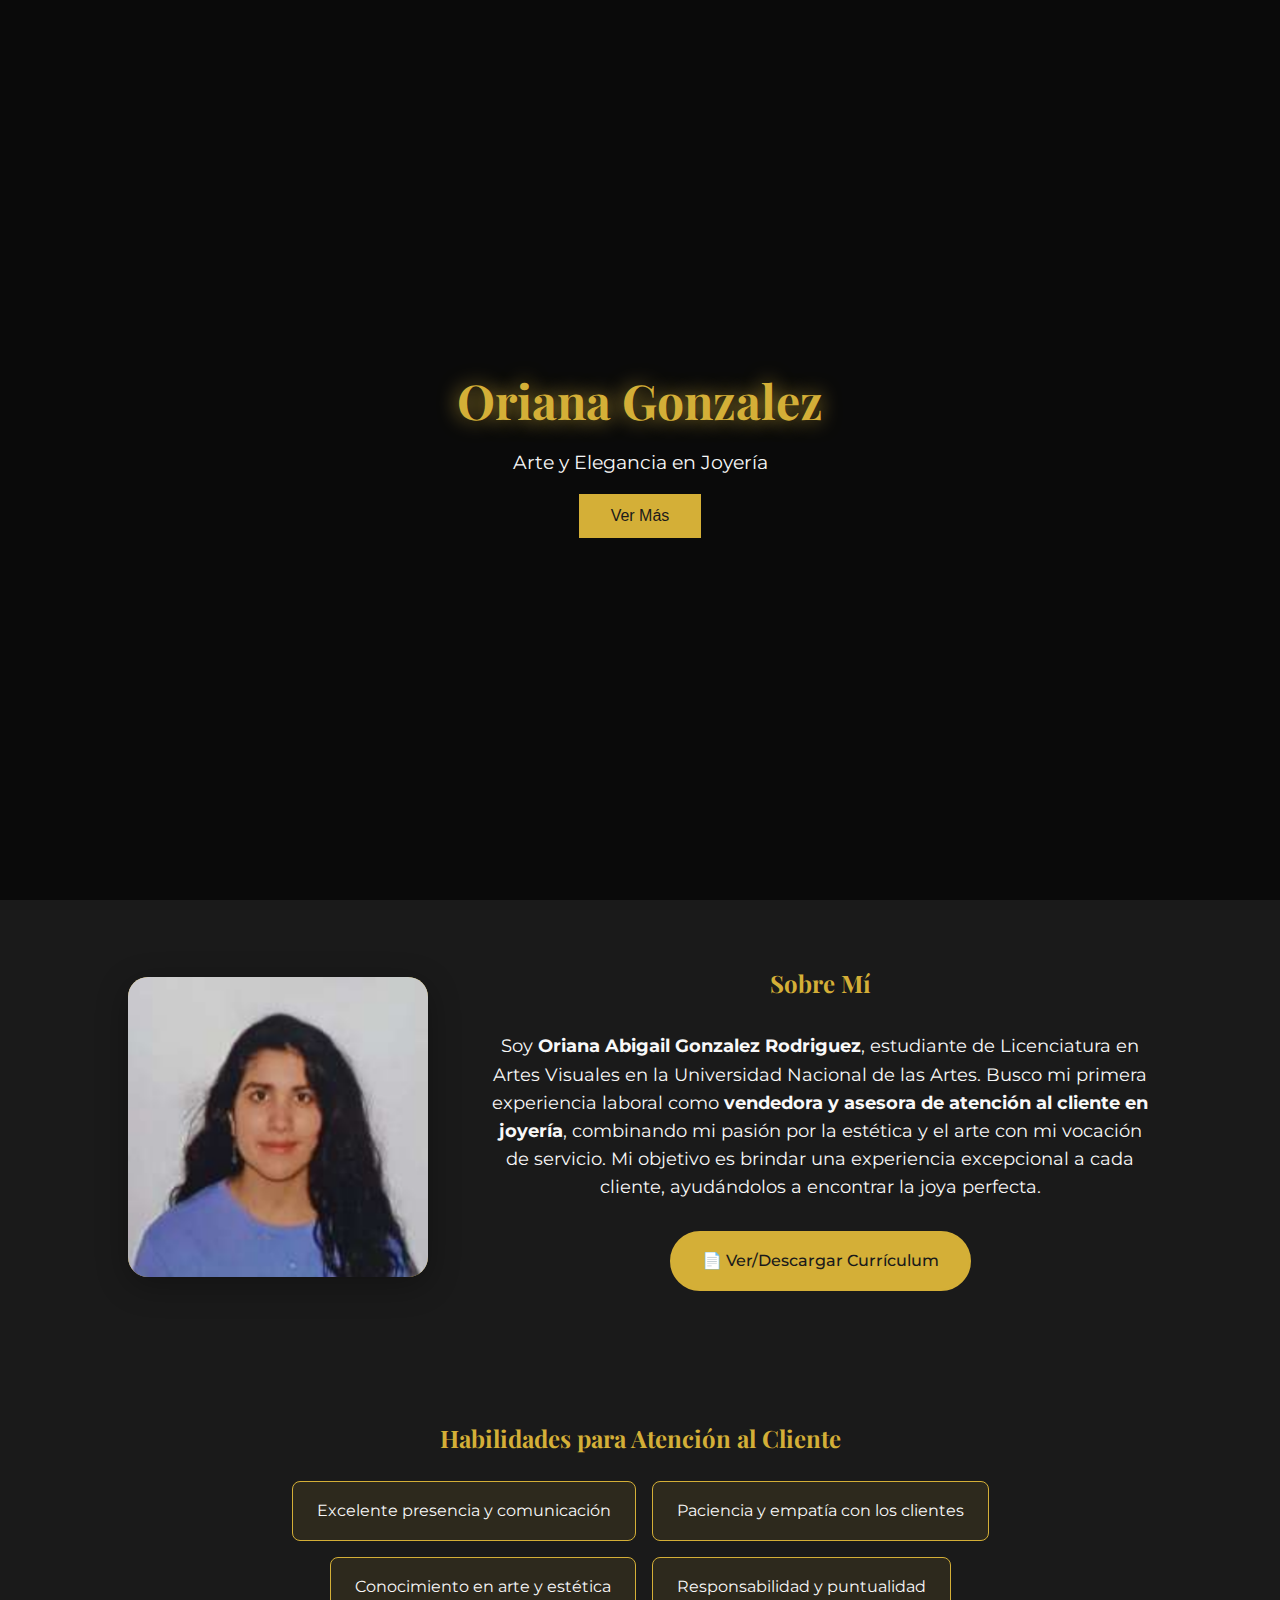
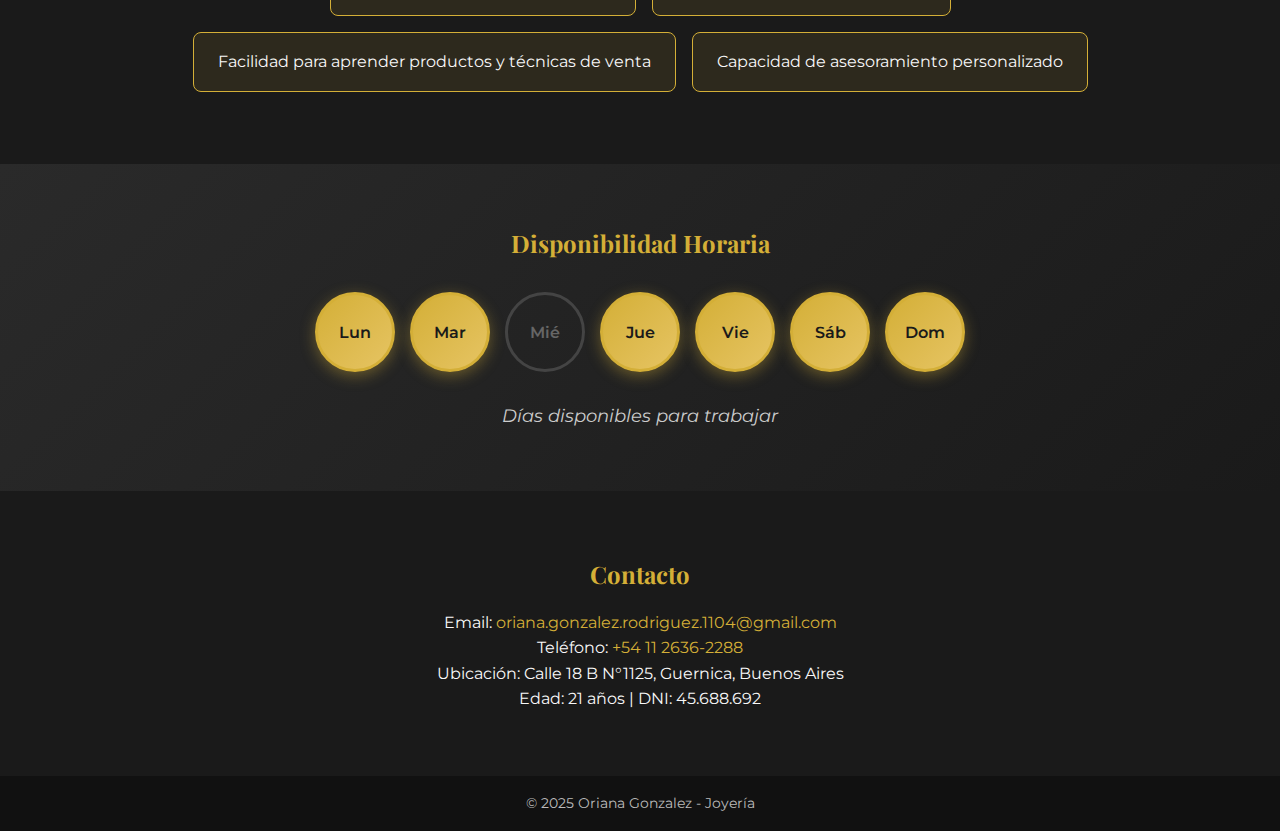
<file: index.html>
<!DOCTYPE html>
<html lang="es">
<head>
  <meta charset="UTF-8">
  <meta name="viewport" content="width=device-width, initial-scale=1.0">
  <title>Oriana Gonzalez - Joyería</title>
  <link rel="stylesheet" href="style.css">
  <link href="https://fonts.googleapis.com/css2?family=Playfair+Display:wght@500;700&family=Montserrat:wght@300;400;500&display=swap" rel="stylesheet">
</head>
<body>
  <!-- Hero -->
  <header class="hero">
    <div class="overlay"></div>
    <div class="hero-content">
      <h1 class="glow">Oriana Gonzalez</h1>
      <p class="subtitle">Arte y Elegancia en Joyería</p>
      <button class="btn" id="scrollBtn">Ver Más</button>
    </div>
  </header>

  <!-- Presentación -->
  <section class="about" id="about">
    <div class="about-container">
      <div class="photo-section">
        <div class="photo-placeholder">
          <img src="photo-oriana.jpg" alt="Oriana Gonzalez" class="profile-photo" onerror="this.style.display='none'; this.nextElementSibling.style.display='block';">
          <div class="photo-placeholder-text" style="display: none;">
            <span>📷</span>
            <p>Foto de Oriana</p>
            <small>Arrastra tu foto aquí o<br>guárdala como "photo-oriana.jpg"</small>
          </div>
        </div>
      </div>
      <div class="about-content">
        <h2>Sobre Mí</h2>
        <p>Soy <strong>Oriana Abigail Gonzalez Rodriguez</strong>, estudiante de Licenciatura en Artes Visuales en la Universidad Nacional de las Artes. 
        Busco mi primera experiencia laboral como <strong>vendedora y asesora de atención al cliente en joyería</strong>, combinando mi pasión por la estética y el arte con mi vocación de servicio. Mi objetivo es brindar una experiencia excepcional a cada cliente, ayudándolos a encontrar la joya perfecta.</p>
        
        <div class="cv-download">
          <a href="curriculum-oriana-gonzalez.html?download=true" target="_blank" class="btn cv-btn">
            📄 Ver/Descargar Currículum
          </a>
        </div>
      </div>
    </div>
  </section>

  <!-- Habilidades -->
  <section class="skills">
    <h2>Habilidades para Atención al Cliente</h2>
    <ul class="skill-list">
      <li>Excelente presencia y comunicación</li>
      <li>Paciencia y empatía con los clientes</li>
      <li>Conocimiento en arte y estética</li>
      <li>Responsabilidad y puntualidad</li>
      <li>Facilidad para aprender productos y técnicas de venta</li>
      <li>Capacidad de asesoramiento personalizado</li>
    </ul>
  </section>

  <!-- Disponibilidad -->
  <section class="availability">
    <h2>Disponibilidad Horaria</h2>
    <div class="days-container">
      <div class="day available">Lun</div>
      <div class="day available">Mar</div>
      <div class="day unavailable">Mié</div>
      <div class="day available">Jue</div>
      <div class="day available">Vie</div>
      <div class="day available">Sáb</div>
      <div class="day available">Dom</div>
    </div>
    <p class="availability-note">Días disponibles para trabajar</p>
  </section>

  <!-- Contacto -->
  <section class="contact">
    <h2>Contacto</h2>
    <p>Email: <a href="mailto:oriana.gonzalez.rodriguez.1104@gmail.com">oriana.gonzalez.rodriguez.1104@gmail.com</a></p>
    <p>Teléfono: <a href="tel:+54 9 11 2636-2288">+54 11 2636-2288</a></p>
    <p>Ubicación: Calle 18 B N°1125, Guernica, Buenos Aires</p>
    <p>Edad: 21 años | DNI: 45.688.692</p>
  </section>

  <footer>
    <p>© 2025 Oriana Gonzalez - Joyería</p>
  </footer>

  <script src="script.js"></script>
</body>
</html>
</file>
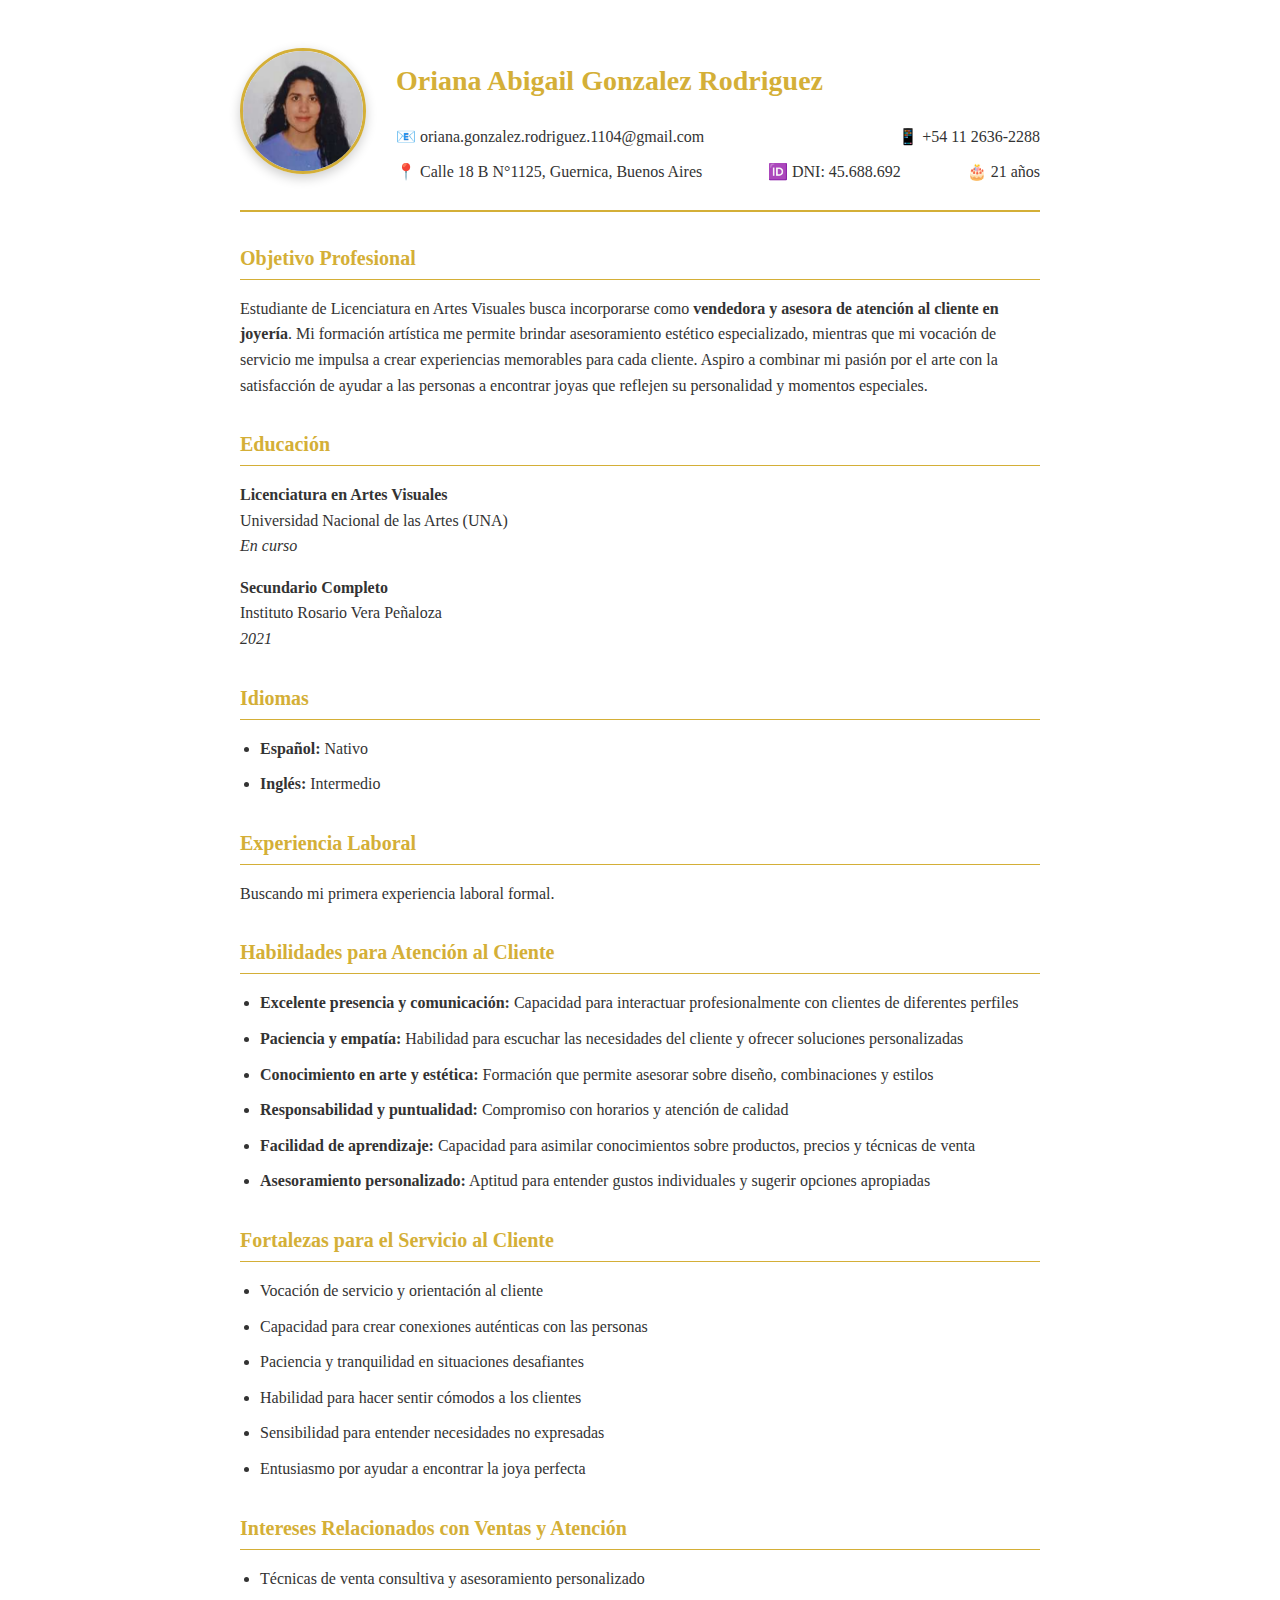
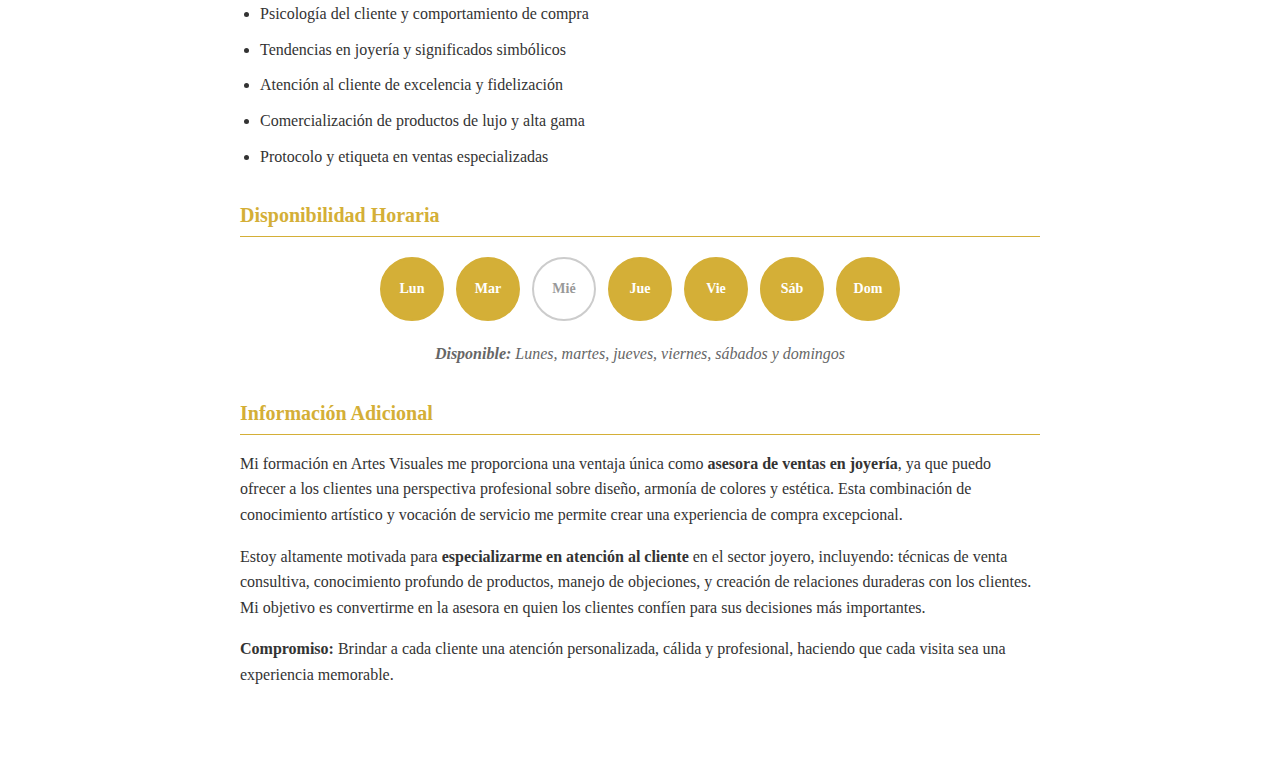
<file: curriculum-oriana-gonzalez.html>
<!DOCTYPE html>
<html lang="es">
<head>
    <meta charset="UTF-8">
    <meta name="viewport" content="width=device-width, initial-scale=1.0">
    <title>Currículum - Oriana Abigail Gonzalez Rodriguez</title>
    <style>
        body {
            font-family: 'Times New Roman', serif;
            line-height: 1.6;
            max-width: 800px;
            margin: 0 auto;
            padding: 40px;
            background: white;
            color: #333;
        }
        .header {
            display: flex;
            align-items: center;
            gap: 30px;
            border-bottom: 2px solid #d4af37;
            padding-bottom: 20px;
            margin-bottom: 30px;
        }
        .header .photo-container {
            flex: 0 0 120px;
        }
        .header .photo-container img {
            width: 120px;
            height: 120px;
            border-radius: 50%;
            object-fit: cover;
            border: 3px solid #d4af37;
            box-shadow: 0 4px 12px rgba(0,0,0,0.2);
        }
        .header .info-container {
            flex: 1;
            text-align: left;
        }
        .header h1 {
            color: #d4af37;
            margin-bottom: 15px;
            font-size: 28px;
        }
        .header p {
            margin: 5px 0;
            color: #666;
        }
        .section {
            margin-bottom: 30px;
        }
        .section h2 {
            color: #d4af37;
            border-bottom: 1px solid #d4af37;
            padding-bottom: 5px;
            margin-bottom: 15px;
            font-size: 20px;
        }
        .section p, .section li {
            margin-bottom: 10px;
        }
        .section ul {
            padding-left: 20px;
        }
        .contact-info {
            display: flex;
            justify-content: space-between;
            flex-wrap: wrap;
        }
        .contact-info div {
            margin: 5px 0;
        }
        /* Availability Grid */
        .availability-grid {
            display: flex;
            justify-content: center;
            gap: 12px;
            margin: 20px 0;
            flex-wrap: wrap;
        }
        .day-cv {
            width: 60px;
            height: 60px;
            border-radius: 50%;
            display: flex;
            align-items: center;
            justify-content: center;
            font-weight: 600;
            font-size: 14px;
            border: 2px solid;
        }
        .day-cv.available {
            background: #d4af37;
            color: white;
            border-color: #d4af37;
        }
        .day-cv.unavailable {
            background: transparent;
            color: #999;
            border-color: #ccc;
        }
        @media print {
            body { padding: 20px; }
            .availability-grid {
                gap: 8px;
            }
            .day-cv {
                width: 50px;
                height: 50px;
                font-size: 12px;
            }
        }
        @media (max-width: 600px) {
            .header {
                flex-direction: column;
                text-align: center;
                gap: 20px;
            }
            .header .info-container {
                text-align: center;
            }
            .contact-info {
                flex-direction: column;
            }
        }
    </style>
</head>
<body>
    <div class="header">
        <div class="photo-container">
            <img src="photo-oriana.jpg" alt="Oriana Abigail Gonzalez Rodriguez" onerror="this.style.display='none';">
        </div>
        <div class="info-container">
            <h1>Oriana Abigail Gonzalez Rodriguez</h1>
            <div class="contact-info">
                <div>📧 oriana.gonzalez.rodriguez.1104@gmail.com</div>
                <div>📱 +54 11 2636-2288</div>
                <div>📍 Calle 18 B N°1125, Guernica, Buenos Aires</div>
                <div>🆔 DNI: 45.688.692</div>
                <div>🎂 21 años</div>
            </div>
        </div>
    </div>

    <div class="section">
        <h2>Objetivo Profesional</h2>
        <p>Estudiante de Licenciatura en Artes Visuales busca incorporarse como <strong>vendedora y asesora de atención al cliente en joyería</strong>. Mi formación artística me permite brindar asesoramiento estético especializado, mientras que mi vocación de servicio me impulsa a crear experiencias memorables para cada cliente. Aspiro a combinar mi pasión por el arte con la satisfacción de ayudar a las personas a encontrar joyas que reflejen su personalidad y momentos especiales.</p>
    </div>

    <div class="section">
        <h2>Educación</h2>
        <p><strong>Licenciatura en Artes Visuales</strong><br>
        Universidad Nacional de las Artes (UNA)<br>
        <em>En curso</em></p>
        
        <p><strong>Secundario Completo</strong><br>
        Instituto Rosario Vera Peñaloza<br>
        <em>2021</em></p>
    </div>

    <div class="section">
        <h2>Idiomas</h2>
        <ul>
            <li><strong>Español:</strong> Nativo</li>
            <li><strong>Inglés:</strong> Intermedio</li>
        </ul>
    </div>

    <div class="section">
        <h2>Experiencia Laboral</h2>
        <p>Buscando mi primera experiencia laboral formal.</p>
    </div>

    <div class="section">
        <h2>Habilidades para Atención al Cliente</h2>
        <ul>
            <li><strong>Excelente presencia y comunicación:</strong> Capacidad para interactuar profesionalmente con clientes de diferentes perfiles</li>
            <li><strong>Paciencia y empatía:</strong> Habilidad para escuchar las necesidades del cliente y ofrecer soluciones personalizadas</li>
            <li><strong>Conocimiento en arte y estética:</strong> Formación que permite asesorar sobre diseño, combinaciones y estilos</li>
            <li><strong>Responsabilidad y puntualidad:</strong> Compromiso con horarios y atención de calidad</li>
            <li><strong>Facilidad de aprendizaje:</strong> Capacidad para asimilar conocimientos sobre productos, precios y técnicas de venta</li>
            <li><strong>Asesoramiento personalizado:</strong> Aptitud para entender gustos individuales y sugerir opciones apropiadas</li>
        </ul>
    </div>

    <div class="section">
        <h2>Fortalezas para el Servicio al Cliente</h2>
        <ul>
            <li>Vocación de servicio y orientación al cliente</li>
            <li>Capacidad para crear conexiones auténticas con las personas</li>
            <li>Paciencia y tranquilidad en situaciones desafiantes</li>
            <li>Habilidad para hacer sentir cómodos a los clientes</li>
            <li>Sensibilidad para entender necesidades no expresadas</li>
            <li>Entusiasmo por ayudar a encontrar la joya perfecta</li>
        </ul>
    </div>

    <div class="section">
        <h2>Intereses Relacionados con Ventas y Atención</h2>
        <ul>
            <li>Técnicas de venta consultiva y asesoramiento personalizado</li>
            <li>Psicología del cliente y comportamiento de compra</li>
            <li>Tendencias en joyería y significados simbólicos</li>
            <li>Atención al cliente de excelencia y fidelización</li>
            <li>Comercialización de productos de lujo y alta gama</li>
            <li>Protocolo y etiqueta en ventas especializadas</li>
        </ul>
    </div>

    <div class="section">
        <h2>Disponibilidad Horaria</h2>
        <div class="availability-grid">
            <div class="day-cv available">Lun</div>
            <div class="day-cv available">Mar</div>
            <div class="day-cv unavailable">Mié</div>
            <div class="day-cv available">Jue</div>
            <div class="day-cv available">Vie</div>
            <div class="day-cv available">Sáb</div>
            <div class="day-cv available">Dom</div>
        </div>
        <p style="text-align: center; margin-top: 15px; font-style: italic; color: #666;">
            <strong>Disponible:</strong> Lunes, martes, jueves, viernes, sábados y domingos
        </p>
    </div>

    <div class="section">
        <h2>Información Adicional</h2>
        <p>Mi formación en Artes Visuales me proporciona una ventaja única como <strong>asesora de ventas en joyería</strong>, ya que puedo ofrecer a los clientes una perspectiva profesional sobre diseño, armonía de colores y estética. Esta combinación de conocimiento artístico y vocación de servicio me permite crear una experiencia de compra excepcional.</p>
        
        <p>Estoy altamente motivada para <strong>especializarme en atención al cliente</strong> en el sector joyero, incluyendo: técnicas de venta consultiva, conocimiento profundo de productos, manejo de objeciones, y creación de relaciones duraderas con los clientes. Mi objetivo es convertirme en la asesora en quien los clientes confíen para sus decisiones más importantes.</p>
        
        <p><strong>Compromiso:</strong> Brindar a cada cliente una atención personalizada, cálida y profesional, haciendo que cada visita sea una experiencia memorable.</p>
    </div>

    <script>
        // Auto-print functionality for download simulation
        window.onload = function() {
            if (window.location.search.includes('download=true')) {
                setTimeout(() => {
                    window.print();
                }, 500);
            }
        }
    </script>
</body>
</html>
</file>
<file: style.css>
/* Fuentes y colores */
:root {
    --gold: #d4af37;
    --dark: #1a1a1a;
    --light: #f8f8f8;
  }
  
  * { margin: 0; padding: 0; box-sizing: border-box; }
  body {
    font-family: 'Montserrat', sans-serif;
    background-color: var(--dark);
    color: var(--light);
    line-height: 1.6;
  }
  
  .hero {
    position: relative;
    height: 100vh;
    background: url('https://images.unsplash.com/photo-1604411206364-71bb85a5e66d?auto=format&fit=crop&w=1200&q=80') center/cover no-repeat;
    display: flex;
    justify-content: center;
    align-items: center;
    text-align: center;
  }
  
  .overlay {
    position: absolute;
    inset: 0;
    background: rgba(0,0,0,0.6);
  }
  
  .hero-content {
    position: relative;
    z-index: 1;
  }
  
  h1.glow {
    font-family: 'Playfair Display', serif;
    font-size: 3rem;
    color: var(--gold);
    text-shadow: 0 0 20px rgba(212,175,55,0.8);
  }
  
  .subtitle {
    font-size: 1.2rem;
    margin: 0.5rem 0 1rem;
  }
  
  .btn {
    background: var(--gold);
    color: var(--dark);
    border: none;
    padding: 0.8rem 2rem;
    font-size: 1rem;
    cursor: pointer;
    transition: 0.3s;
  }
  .btn:hover {
    background: #e6c463;
  }
  
  /* Secciones */
  section {
    padding: 4rem 10%;
    text-align: center;
  }
  h2 {
    font-family: 'Playfair Display', serif;
    color: var(--gold);
    margin-bottom: 1rem;
  }
  
  .about p {
    max-width: 700px;
    margin: auto;
    font-size: 1.1rem;
  }
  
  .skills ul {
    list-style: none;
    display: flex;
    justify-content: center;
    flex-wrap: wrap;
  }
  .skill-list li {
    background: rgba(212,175,55,0.1);
    margin: 0.5rem;
    padding: 1rem 1.5rem;
    border: 1px solid var(--gold);
    border-radius: 8px;
    transition: 0.3s;
  }
  .skill-list li:hover {
    background: var(--gold);
    color: var(--dark);
  }
  
  /* Contacto */
  .contact a {
    color: var(--gold);
    text-decoration: none;
  }
  .contact a:hover {
    text-decoration: underline;
  }
  
footer {
  background: #111;
  text-align: center;
  padding: 1rem;
  color: #bbb;
  font-size: 0.9rem;
}

/* About Section Layout */
.about-container {
  display: flex;
  max-width: 1200px;
  margin: 0 auto;
  gap: 60px;
  align-items: center;
  text-align: left;
}

.photo-section {
  flex: 0 0 300px;
}

.about-content {
  flex: 1;
  text-align: center;
}

.about-content h2 {
  text-align: center;
  margin-bottom: 30px;
}

/* Photo Styles */
.photo-placeholder {
  width: 300px;
  height: 300px;
  border-radius: 20px;
  overflow: hidden;
  box-shadow: 0 8px 32px rgba(0,0,0,0.3);
  position: relative;
  background: linear-gradient(135deg, var(--gold) 0%, #b8941f 100%);
}

.profile-photo {
  width: 100%;
  height: 100%;
  object-fit: cover;
  display: block;
}

.photo-placeholder-text {
  position: absolute;
  top: 0;
  left: 0;
  right: 0;
  bottom: 0;
  display: flex;
  flex-direction: column;
  justify-content: center;
  align-items: center;
  color: white;
  background: linear-gradient(135deg, var(--gold) 0%, #b8941f 100%);
  text-align: center;
  padding: 20px;
}

.photo-placeholder-text span {
  font-size: 48px;
  margin-bottom: 15px;
}

.photo-placeholder-text p {
  font-weight: 500;
  margin-bottom: 10px;
  font-size: 18px;
}

.photo-placeholder-text small {
  font-size: 14px;
  opacity: 0.9;
  line-height: 1.4;
}

/* CV Download */
.cv-download {
  margin-top: 30px;
}

.cv-btn {
  background: var(--gold);
  color: var(--dark);
  padding: 15px 30px;
  text-decoration: none;
  border-radius: 50px;
  font-weight: 500;
  display: inline-flex;
  align-items: center;
  gap: 10px;
  transition: all 0.3s ease;
  font-size: 16px;
  border: 2px solid var(--gold);
}

.cv-btn:hover {
  background: transparent;
  color: var(--gold);
  transform: translateY(-2px);
  box-shadow: 0 8px 32px rgba(212,175,55,0.3);
}

/* Availability Section */
.availability {
  background: linear-gradient(135deg, #2a2a2a 0%, #1a1a1a 100%);
  padding: 60px 20px;
  text-align: center;
}

.days-container {
  display: flex;
  justify-content: center;
  gap: 15px;
  margin: 30px 0;
  flex-wrap: wrap;
}

.day {
  width: 80px;
  height: 80px;
  border-radius: 50%;
  display: flex;
  align-items: center;
  justify-content: center;
  font-weight: 600;
  font-size: 16px;
  border: 3px solid;
  transition: all 0.3s ease;
  cursor: default;
}

.day.available {
  background: linear-gradient(135deg, var(--gold) 0%, #e6c463 100%);
  color: var(--dark);
  border-color: var(--gold);
  box-shadow: 0 4px 15px rgba(212,175,55,0.4);
}

.day.unavailable {
  background: transparent;
  color: #666;
  border-color: #444;
}

.day.available:hover {
  transform: translateY(-3px);
  box-shadow: 0 8px 25px rgba(212,175,55,0.6);
}

.availability-note {
  color: #ccc;
  font-size: 18px;
  margin-top: 20px;
  font-style: italic;
}

/* Responsive Design for About Section */
@media (max-width: 768px) {
  .about-container {
    flex-direction: column;
    gap: 40px;
    text-align: center;
  }
  
  .photo-section {
    flex: none;
  }
  
  .photo-placeholder {
    width: 250px;
    height: 250px;
    margin: 0 auto;
  }
  
  .about-content {
    text-align: center;
  }

  .days-container {
    gap: 10px;
  }
  
  .day {
    width: 70px;
    height: 70px;
    font-size: 14px;
  }
}
</file>
